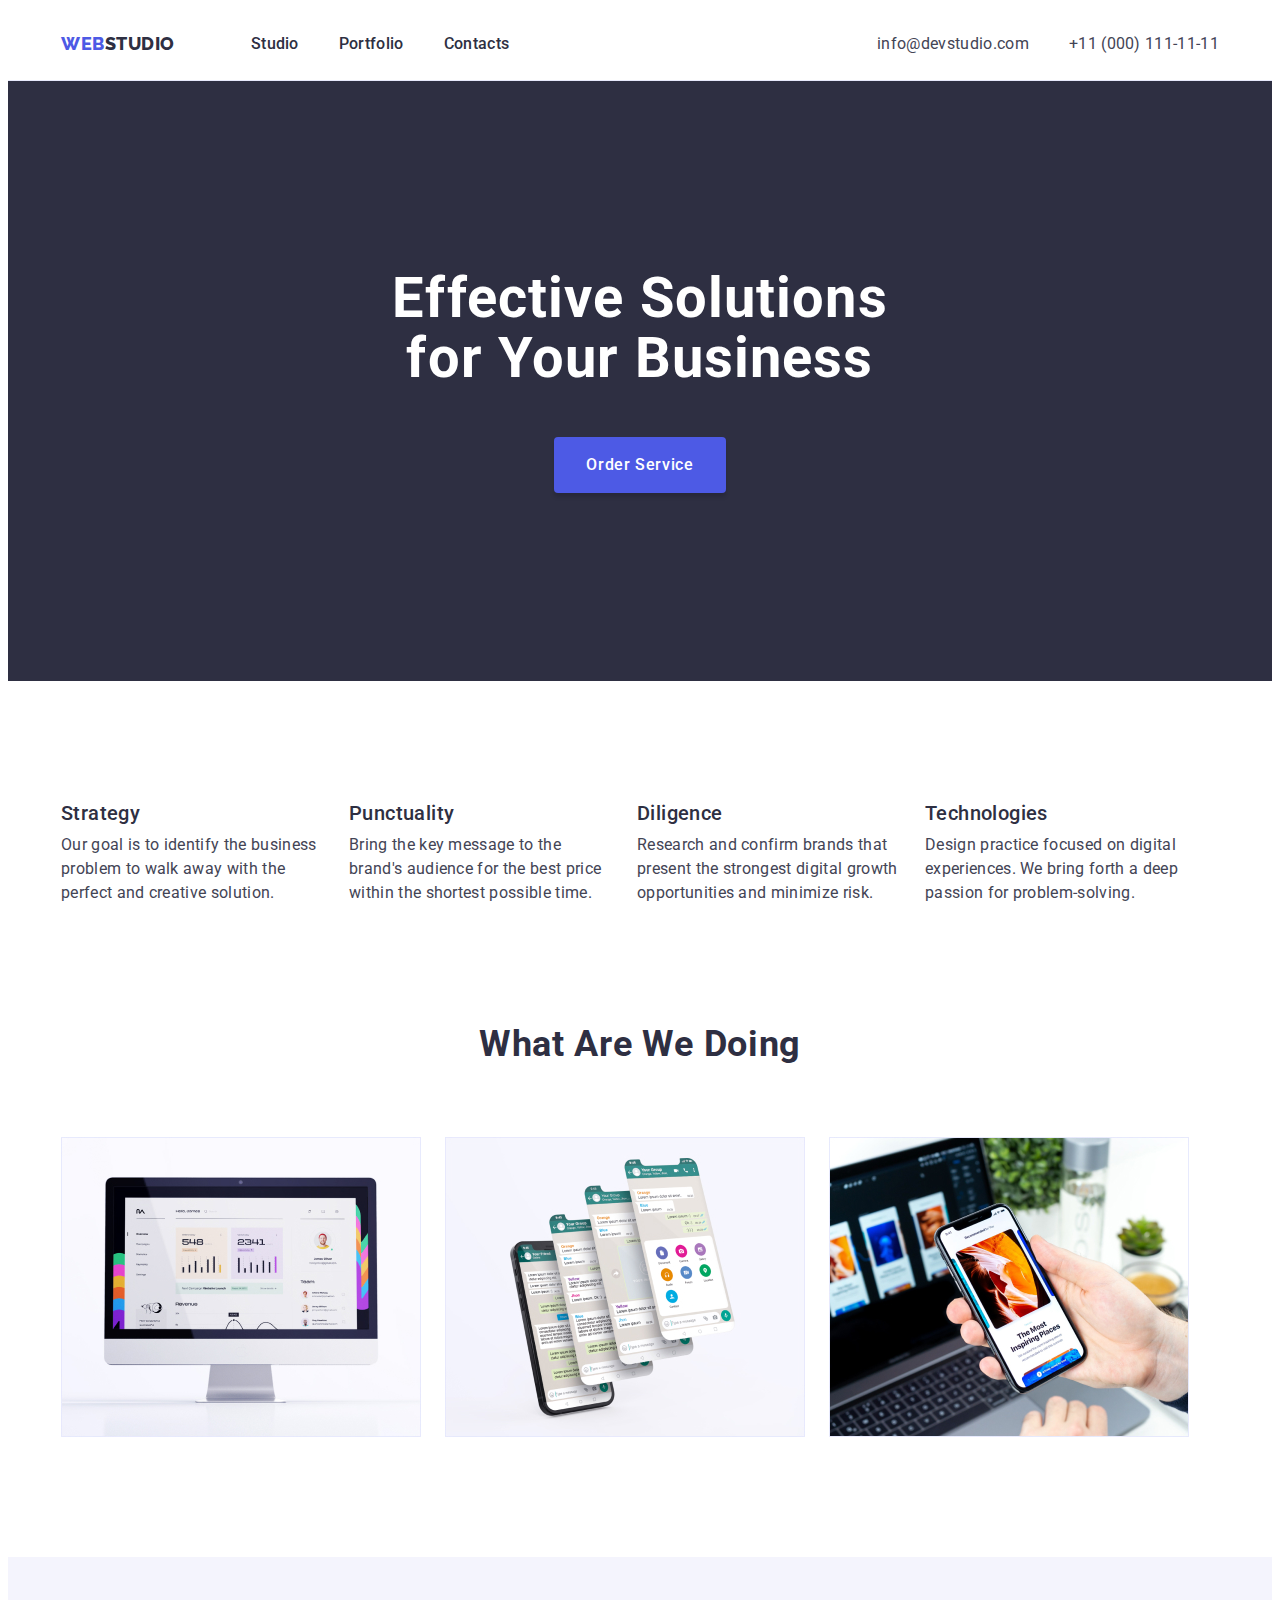
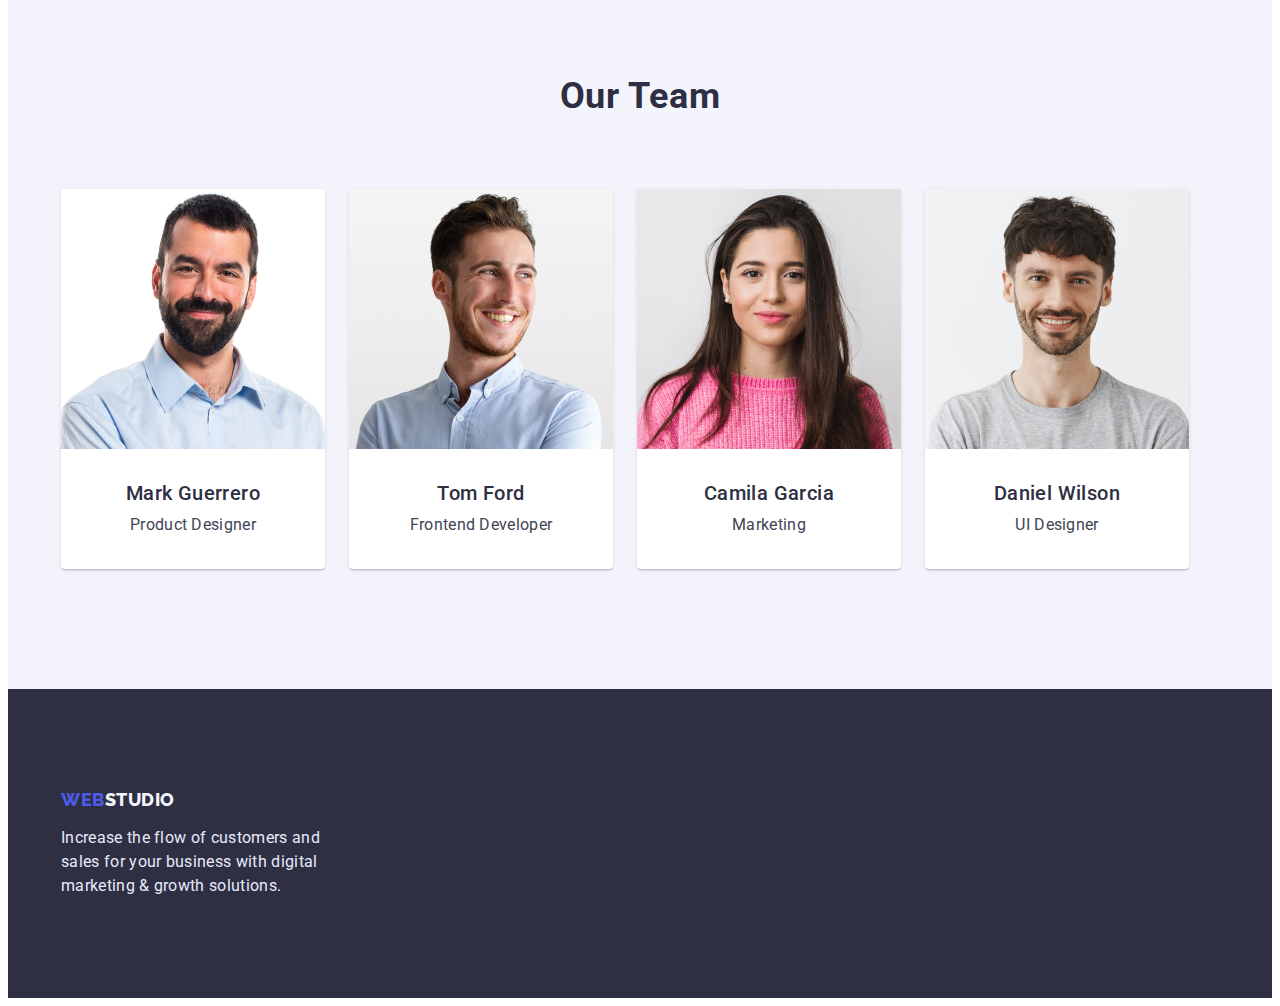
<file: index.html>
<!DOCTYPE html>
<html lang="en">

<head>
    <meta charset="UTF-8">
    <meta http-equiv="X-UA-Compatible" content="IE=edge">
    <meta name="viewport" content="width=device-width, initial-scale=1.0">



    <link rel="preconnect" href="https://fonts.googleapis.com">
    <link rel="preconnect" href="https://fonts.gstatic.com" crossorigin>
    <link
        href="https://fonts.googleapis.com/css2?family=Montserrat:wght@700&family=Roboto:wght@400;500;700&display=swap"
        rel="stylesheet">

    <link rel="preconnect" href="https://fonts.googleapis.com">
    <link rel="preconnect" href="https://fonts.gstatic.com" crossorigin>
    <link href="https://fonts.googleapis.com/css2?family=Raleway:wght@800&display=swap" rel="stylesheet">



    <title>Studio</title>

    <link rel="stylesheet" href="https://cdnjs.cloudflare.com/ajax/libs/modern-normalize/1.1.0/modern-normalize.min.css"
        integrity="sha512-wpPYUAdjBVSE4KJnH1VR1HeZfpl1ub8YT/NKx4PuQ5NmX2tKuGu6U/JRp5y+Y8XG2tV+wKQpNHVUX03MfMFn9Q=="
        crossorigin="anonymous" referrerpolicy="no-referrer" />

    <link rel="stylesheet" href="./css/styles.css">


</head>

<body>
    <!-- hader -->
    <header class="header-abov">
        <div class="container container-nav">

            <nav class="header-navigation">

                <a href="./index.html" class="header-logo link">Web<span class="header-logo-std">Studio</span></a>

                <ul class="header-container list">
                    <li>
                        <a href="./index.html" class="link">Studio</a>
                    </li>

                    <li>
                        <a href="./portfolio.html" class="link">Portfolio</a>
                    </li>

                    <li>
                        <a href="" class="link">Contacts</a>
                    </li>
                </ul>
            </nav>

            <address class="header-adds address">
                <ul class="list list-adds">
                    <li><a href="mailto:info@devstudio.com" class="link">info@devstudio.com</a></li>

                    <li><a href="tel:+110001111111" class="link">+11 (000) 111-11-11</a></li>
                </ul>
            </address>
        </div>
    </header>

    <!-- the main info -->
    <main>
        <!-- не використовується div через несематичність, тобто сайт це буде считувати як блок, що є не дуже добрим у формуванні деяких сайтів -->

        <!-- section типу як дів але кращий у використанні для сайтів -->

        <!-- section №1 -->
        <section class="section same-background first-section">
            <div class="container container-section-one">
                <h1 class="section-one">Effective Solutions for Your Business</h1>

                <button type="button" class="btn-main">Order Service</button>
            </div>
        </section>

        <!-- section №2 -->
        <section class="section section-two">
            <div class="container">
                <h2 hidden class="heading">Benefits</h2>
                <ul class="list list-section-two">
                    <li class="list-item-two">
                        <h3 class="heading title-sec">Strategy</h3>
                        <p class="text">Our goal is to identify the business
                            problem to walk away with the perfect and creative solution.
                        </p>
                    </li>

                    <li class="list-item-two">
                        <h3 class="heading title-sec">Punctuality</h3>
                        <p class="text">Bring the key message to the brand's audience for the best price within the
                            shortest
                            possible
                            time.
                        </p>
                    </li>

                    <li class="list-item-two">
                        <h3 class="heading title-sec">Diligence</h3>
                        <p class="text">
                            Research and confirm brands that present the strongest digital growth opportunities and
                            minimize
                            risk.
                        </p>
                    </li>

                    <li class="list-item-two">
                        <h3 class="heading title-sec">Technologies</h3>
                        <p class="text">
                            Design practice focused on digital experiences. We bring forth a deep passion for
                            problem-solving.
                        </p>
                    </li>
                </ul>
            </div>
        </section>

        <!-- section №3 -->
        <section class="section section-three">
            <div class="container container-three">
                <h2 class="headline headline-three">What are we doing</h2>

                <ul class="list">
                    <li>
                        <img src="./images/img_1.jpg" alt="computer" width="360" class="img-three">
                    </li>
                    <li>
                        <img src="./images/img_2.jpg" alt="T-Phone" width="360" class="img-three">
                    </li>
                    <li>
                        <img src="./images/img_3.jpg" alt="Smartphone" width="360" class="img-three">
                    </li>
                </ul>
            </div>
        </section>

        <!-- section №4 -->
        <section class="section-four">
            <div class="container">
                <h2 class="headline-four">Our Team</h2>
                <ul class="list list-team">
                    <li class="list section-four-list">
                        <img src="./images/mark_guerrero.jpg" alt="Mark-Guerrero" width="264">
                        <div class="four-text">
                            <h3 class="heading heading-four">Mark Guerrero</h3>
                            <p class="desc">Product Designer</p>
                        </div>
                    </li>

                    <li class="list section-four-list">
                        <img src="./images/tom_ford.jpg" alt="Tom-Ford" width="264">
                        <div class="four-text">
                            <h3 class="heading heading-four">Tom Ford</h3>
                            <p class="desc">Frontend Developer</p>
                        </div>
                    </li>

                    <li class="list section-four-list">
                        <img src="./images/camila_garcia.jpg" alt="Camila-Garcia" width="264">
                        <div class="four-text">
                            <h3 class="heading heading-four">Camila Garcia</h3>
                            <p class="desc">Marketing</p>
                        </div>
                    </li>

                    <li class="list section-four-list">
                        <img src="./images/daniel_wilson.jpg" alt="Daniel-Wilson" width="264">
                        <div class="four-text">
                            <h3 class="heading heading-four">Daniel Wilson</h3>
                            <p class="desc">UI Designer</p>
                        </div>
                    </li>
                </ul>
            </div>
        </section>
    </main>

    <!-- the deaper of all -->
    <footer class="same-background">
        <div class="container container-footer">
            <a href="./index.html" class="footer-logo link">Web<span class="footer-logo-std">Studio</span></a>

            <p class="text-footer">
                Increase the flow of customers and sales for your business with digital marketing &
                growth solutions.
            </p>
        </div>
    </footer>

</body>

</html>
</file>
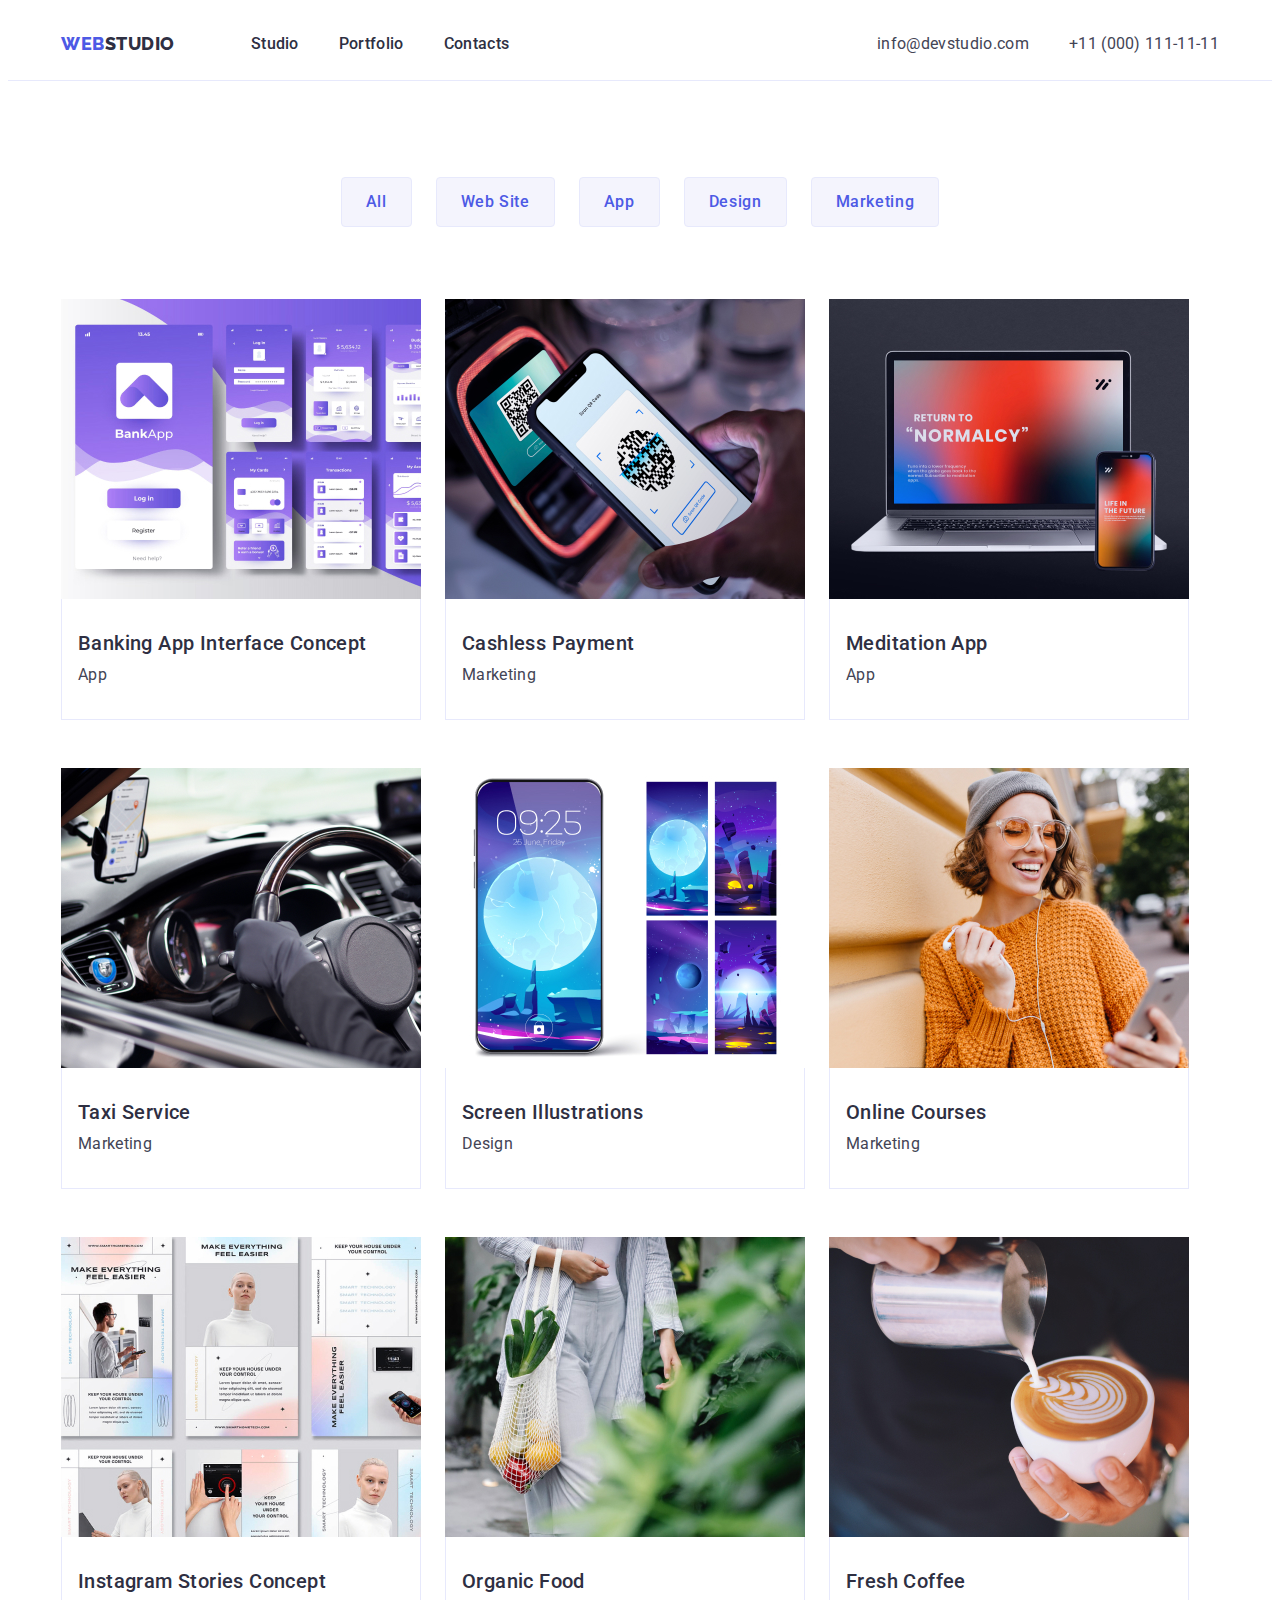
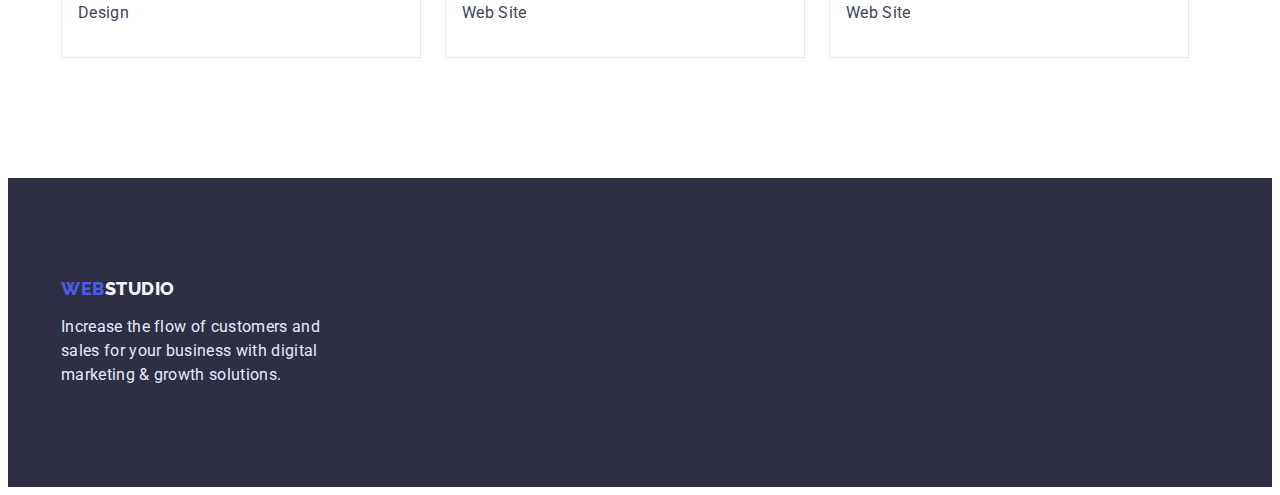
<file: portfolio.html>
<!DOCTYPE html>
<html lang="en">

<head>
     <meta charset="UTF-8">
     <meta http-equiv="X-UA-Compatible" content="IE=edge">
     <meta name="viewport" content="width=device-width, initial-scale=1.0">



     <link rel="preconnect" href="https://fonts.googleapis.com">
     <link rel="preconnect" href="https://fonts.gstatic.com" crossorigin>
     <link href="https://fonts.googleapis.com/css2?family=Roboto:wght@400;500;700&display=swap" rel="stylesheet">

     <link rel="preconnect" href="https://fonts.googleapis.com">
     <link rel="preconnect" href="https://fonts.gstatic.com" crossorigin>
     <link href="https://fonts.googleapis.com/css2?family=Raleway:wght@800&display=swap" rel="stylesheet">

     <title>Portfolio</title>


     <link rel="stylesheet"
          href="https://cdnjs.cloudflare.com/ajax/libs/modern-normalize/1.1.0/modern-normalize.min.css"
          integrity="sha512-wpPYUAdjBVSE4KJnH1VR1HeZfpl1ub8YT/NKx4PuQ5NmX2tKuGu6U/JRp5y+Y8XG2tV+wKQpNHVUX03MfMFn9Q=="
          crossorigin="anonymous" referrerpolicy="no-referrer" />

     <link rel="stylesheet" href="./css/styles.css">
</head>

<body>

     <header class="header-abov">
          <div class="container container-nav">

               <nav class="header-navigation">

                    <a href="./index.html" class="header-logo link">Web<span class="header-logo-std">Studio</span></a>

                    <ul class="header-container list">
                         <li>
                              <a href="./index.html" class="link">Studio</a>
                         </li>

                         <li>
                              <a href="./portfolio.html" class="link">Portfolio</a>
                         </li>

                         <li>
                              <a href="" class="link">Contacts</a>
                         </li>
                    </ul>
               </nav>

               <address class="header-adds address">
                    <ul class="list list-adds">
                         <li><a href="mailto:info@devstudio.com" class="link">info@devstudio.com</a></li>

                         <li><a href="tel:+110001111111" class="link">+11 (000) 111-11-11</a></li>
                    </ul>
               </address>
          </div>
     </header>



     <main>
          <!--  -->
          <section class="section-port">
               <div class="container">
                    <h1 hidden class="selection portfolio-section">Our products</h1>
                    <ul class="list list-port">

                         <li>
                              <button type="button" class="btn">All</button>
                         </li>

                         <li>
                              <button type="button" class="btn">Web Site</button>
                         </li>

                         <li>
                              <button type="button" class="btn">App</button>
                         </li>

                         <li>
                              <button type="button" class="btn">Design</button>
                         </li>

                         <li>
                              <button type="button" class="btn">Marketing</button>
                         </li>
                    </ul>


                    <ul class="list list-produckt">
                         <li>
                              <a href="" class="link">
                                   <img src="./images/website.jpg" alt="website" width="360" height="300">
                                   <div class="desc-port">
                                        <h2 class="list-title-port">Banking App Interface Concept</h2>
                                        <p class="list-text-port">App</p>
                                   </div>
                              </a>
                         </li>

                         <li>
                              <a href="" class="link">
                                   <img src="./images/qr.jpg" alt="phone with qr-code" width="360" height="300">
                                   <div class="desc-port">
                                        <h2 class="list-title-port">Cashless Payment</h2>
                                        <p class="list-text-port">Marketing</p>
                                   </div>
                              </a>
                         </li>

                         <li>
                              <a href="" class="link">
                                   <img src="./images/mackbook.jpg" alt="mackbook" width="360" height="300">
                                   <div class="desc-port">
                                        <h2 class="list-title-port">Meditation App</h2>
                                        <p class="list-text-port">App</p>
                                   </div>
                              </a>
                         </li>

                         <li>
                              <a href="" class="link">
                                   <img src="./images/carinner.jpg" alt="car's salon" width="360" height="300">
                                   <div class="desc-port">
                                        <h2 class="list-title-port">Taxi Service</h2>
                                        <p class="list-text-port">Marketing</p>
                                   </div>
                              </a>
                         </li>

                         <li>
                              <a href="" class="link">
                                   <img src="./images/smartphone.jpg" alt="smartphone" width="360" height="300">
                                   <div class="desc-port">
                                        <h2 class="list-title-port">Screen Illustrations</h2>
                                        <p class="list-text-port">Design</p>
                                   </div>
                              </a>
                         </li>

                         <li>
                              <a href="" class="link">
                                   <img src="./images/img.jpg" alt="woman with smartphone" width="360" height="300">
                                   <div class="desc-port">
                                        <h2 class="list-title-port">Online Courses</h2>
                                        <p class="list-text-port">Marketing</p>
                                   </div>
                              </a>
                         </li>


                         <li>
                              <a href="" class="link">
                                   <img src="./images/website-2.jpg" alt="second website" width="360" height="300">
                                   <div class="desc-port">
                                        <h2 class="list-title-port">Instagram Stories Concept</h2>
                                        <p class="list-text-port">Design</p>
                                   </div>
                              </a>
                         </li>

                         <li>
                              <a href="" class="link">
                                   <img src="./images/kaufrau.jpg" alt="woman with bag of fruits" width="360" height="300">
                                   <div class="desc-port">
                                        <h2 class="list-title-port">Organic Food</h2>
                                        <p class="list-text-port">Web Site</p>
                                   </div>
                              </a>
                         </li>

                         <li>
                              <a href="" class="link">
                                   <img src="./images/coffe.jpg" alt="cuppa" width="360" height="300">
                                   <div class="desc-port">
                                        <h2 class="list-title-port">Fresh Coffee</h2>
                                        <p class="list-text-port">Web Site</p>
                                   </div>
                              </a>
                         </li>
                    </ul>
               </div>
          </section>
     </main>

     <footer class="same-background">
          <div class="container container-footer">
               <a href="./index.html" class="footer-logo link">Web<span class="footer-logo-std">Studio</span></a>

               <p class="text-footer">
                    Increase the flow of customers and sales for your business with digital marketing &
                    growth solutions.
               </p>
          </div>
     </footer>

</body>

</html>
</file>
<file: css/styles.css>
/* color von logo web und font von portfolio btn #4D5AE5 */
/* color von studio und andere title und background ins web-site #2E2F42 */
/* color von tel ads und andere text #434455 */
/* color von footer #E7E9FC */
/* background von btn ins Portfolio #F4F4FD #404BBF 
color von font ins portfolio mit ":active" #FFFFFF*/


:root {
     --color-font-logo: #4D5AE5;
     --color-tit-back: #2E2F42;
     --color-ads-txt: #434455;
     --color-footer-txt: #E7E9FC;
     --color-bck-btn-act: #404BBF;
     --color-bck-btn: #F4F4FD;
     --color-fnt-btn-act: #FFFFFF;
     --foot-family: 'Raleway', sans-serif;
     --font-famyli: 'Roboto', sans-serif;
}

h1,
h2,
h3,
h4,
h5,
h6,
p {
     margin: 0;
}

ul {
     padding-left: 0;
     margin: 0;
}

.container {
     width: 1158px;
     padding-left: 15px;
     padding-right: 15px;
     margin-left: auto;
     margin-right: auto;
     /* outline: 2px solid black; */
}




body {
     font-family: 'Raleway', sans-serif;
     font-family: 'Roboto', sans-serif;
     color: var(--color-ads-txt);
     color: #434455;
     background-color: var(--color-fnt-btn-act);
}

.link {
     text-decoration: none;
}

.list {
     list-style: none;
     text-decoration: none;
}


section {
     /* outline: 2px dashed tomato; */
}

img {
     display: block;
}

button {
     cursor: pointer;
}

header {
     border-bottom: 1px solid var(--color-footer-txt);
}

/* -----------------------------------------Header Style---------------------------------- */

.container-nav {
     display: flex;
}


.container-nav nav,
.container-nav address {
     display: flex;
     align-items: center;
}

.header-abov {}

.container-nav a {

     display: block;
     padding-bottom: 24px;
     padding-top: 24px;

     color: var(--color-tit-back);
     font-weight: 500;
     font-size: 16px;
     line-height: 1.5;
     letter-spacing: 0.02em;
     text-decoration: none;

}


.header-navigation .list {
     display: flex;
}

.header-navigation li:not(:last-child) {
     margin-right: 40px;
}


.header-navigation li>a:hover,
.header-navigation li>a:focus {
     color: var(--color-bck-btn-act);
     font-weight: 500;
     font-size: 16px;
     line-height: 1.5;
     letter-spacing: 0.02em;
     text-decoration: none;
}

.header-navigation .header-logo {
     font-family: 'Raleway', sans-serif;
     font-style: normal;
     font-weight: 800;
     font-size: 18px;
     line-height: 1.17;
     letter-spacing: 0.03em;
     text-transform: uppercase;
     color: var(--color-font-logo);

     margin-right: 76px;
}

.header-logo-std {
     color: var(--color-tit-back);
}



.header-container {}

.header-cont-link {}

.header-adds {}

.list-adds {
     display: flex;
}

.list-adds>li:not(:last-child) {
     margin-right: 40px;
}

.address {
     font-style: normal;
     margin-left: auto;
}

.address .link,
.address .link {
     font-style: normal;
     text-decoration: none;
     color: var(--color-ads-txt);
     font-weight: 400;
     font-size: 16px;
     line-height: 1.5;
     letter-spacing: 0.02em;
}


.address .link:hover,
.address .link:focus {
     font-style: normal;
     text-decoration: none;
     color: var(--color-bck-btn-act);
     font-weight: 400;
     font-size: 16px;
     line-height: 1.5;
     letter-spacing: 0.02em;
}

.header-email {}

.header-tel {}


/* ------------------------------First Section Style----------------------------- */

.container-section-one {
     padding-bottom: 188px;
     padding-top: 188px;
     text-align: center;

}

.same-background {
     background-color: var(--color-tit-back);
}


.section-one {
     color: var(--color-fnt-btn-act);
     font-style: normal;
     font-weight: 700;
     font-size: 56px;
     line-height: 1.07;
     letter-spacing: 0.02em;
     text-align: center;
     margin-bottom: 48px;

     margin-right: auto;
     margin-left: auto;

     max-width: 496px;
}

.btn-main {
     color: var(--color-fnt-btn-act);
     background-color: var(--color-font-logo);
     font-family: var(--font-famyli);
     font-weight: 500;
     font-size: 16px;
     line-height: 1.5;
     letter-spacing: 0.04em;

     padding: 16px 32px;
     border: 0;
     border-radius: 4px;

     box-shadow: 0px 4px 4px rgba(0, 0, 0, 0.15);
}

.btn-main:hover,
.btn-main:focus {
     background-color: var(--color-bck-btn-act);
     font-family: var(--font-famyli);
     font-weight: 500;
     font-size: 16px;
     line-height: 1.5;
     letter-spacing: 0.04em;
     cursor: pointer;

}

/* button[type="button"] {
     color: var(--color-fnt-btn-act);
     background-color: var(--color-font-logo);
} */




/* ----------------------------second section Style------------------------- */

.section-two {
     padding-top: 120px;
     padding-bottom: 120px;
}

.list-item-two>h3 {
     margin-bottom: 8px;
}


.list-item-two {
     max-width: 264px;
}

.list-item-two:not(:last-child) {
     margin-right: 24px;
}

.list-section-two {
     display: flex;
}

/* h123 style */
.heading {
     color: var(--color-tit-back);
     font-weight: 500;
     font-size: 20px;
     line-height: 1.2;
     letter-spacing: 0.02em;
}

.headline {
     font-weight: 700;
     font-size: 36px;
     letter-spacing: 0.02em;
     text-transform: capitalize;
     line-height: 1.11;
     text-align: center;
     color: var(--color-tit-back);

}

/* --------------------------------------section №3------------------------------------- */

/* description and text style  */
.text,
.desc {
     font-weight: 400;
     font-size: 16px;
     line-height: 24px;
     letter-spacing: 0.02em;
     color: var(--color-ads-txt);
}

.section-three {
     padding-bottom: 120px;
}

.img-three {
     display: block;
}

.container-three .list {
     display: flex;
     gap: 24px;
     /* justify-content: space-between; */
}

.container-three>h2 {
     text-align: center;
     margin-bottom: 72px;
}

/* ------------------------fourth section style--------------------- */

.section-four {
     background-color: var(--color-bck-btn);
     padding-bottom: 120px;
     padding-top: 120px;
}

.heading-four{
     margin-bottom: 8px;
}

.list-team {
     display: flex;
     gap: 24px;
}

.headline-four {
     font-size: 36px;
     line-height: 1.11;
     text-align: center;
     color: var(--color-tit-back);
     letter-spacing: 0.02em;
     text-transform: capitalize;

     margin-bottom: 72px;
}

.section-four-list {
     background-color: var(--color-fnt-btn-act);
     box-shadow: 0px 1px 6px rgba(46, 47, 66, 0.08), 0px 1px 1px rgba(46, 47, 66, 0.16), 0px 2px 1px rgba(46, 47, 66, 0.08);
     border-radius: 0px 0px 4px 4px;
}

div.four-text {
     display: flex;
     padding-bottom: 32px;
     padding-top: 32px;
     flex-direction: column;
     align-items: center;
}







/*------------------------------ footer style -------------------------*/

.container-footer {}

footer {
     padding-top: 100px;
     padding-bottom: 100px;
}

.same-background .footer-logo {
     color: #F4F4FD;
     font-family: var(--foot-family);
     font-style: normal;
     font-weight: 800;
     font-size: 18px;
     line-height: 1.17;
     letter-spacing: 0.03em;
     text-transform: uppercase;
     text-decoration: none;
     color: var(--color-font-logo);

     display: inline-block;
     margin-bottom: 16px;
}

.same-background .text-footer {
     font-weight: 400;
     font-size: 16px;
     line-height: 24px;
     letter-spacing: 0.02em;
     color: var(--color-footer-txt);

     max-width: 264px;
}

.footer-logo-std {
     color: var(--color-bck-btn);

}



/*------------------------------------ Button Portfolio Style----------------------------- */


.list-port {
     justify-content: center;
}


.list-port {
     display: flex;
     margin-bottom: 72px;
}


.list-port li:not(:last-child) {
     margin-right: 24px;
}


ul button[type="button"].btn {


     font-family: inherit;
     color: var(--color-font-logo);
     background-color: var(--color-bck-btn);
     cursor: pointer;
     font-weight: 500;
     font-size: 16px;
     line-height: 1.5;
     letter-spacing: 0.04em;

     padding-bottom: 12px;
     padding-top: 12px;
     padding-right: 24px;
     padding-left: 24px;



     border: 1px solid #E7E9FC;
     border-radius: 4px;

}

ul button[type="button"].btn:hover,
ul button[type="button"].btn:focus,
ul button[type="button"].btn:active {
     color: var(--color-fnt-btn-act);
     background-color: var(--color-bck-btn-act);
}

.list-title-port {
     color: var(--color-tit-back);
     font-weight: 500;
     font-size: 20px;
     line-height: 1.2;
     letter-spacing: 0.02em;

     margin-bottom: 8px;
}

.list-text-port {
     font-size: 16px;
     line-height: 1.5;
     letter-spacing: 0.02em;
     color: var(--color-ads-txt);

}


/*-----------------style for list-produckt---and for main in portfolio------------------*/


.section-port {
     padding-top: 96px;
     padding-bottom: 120px;
}



.list-produckt {
     display: flex;
     flex-wrap: wrap;
     gap: 48px 24px;
}

.desc-port {
     padding-bottom: 32px;
     padding-top: 32px;
     padding-left: 16px;
     border: 1px solid var(--color-footer-txt);
     border-top: none;
}
</file>
